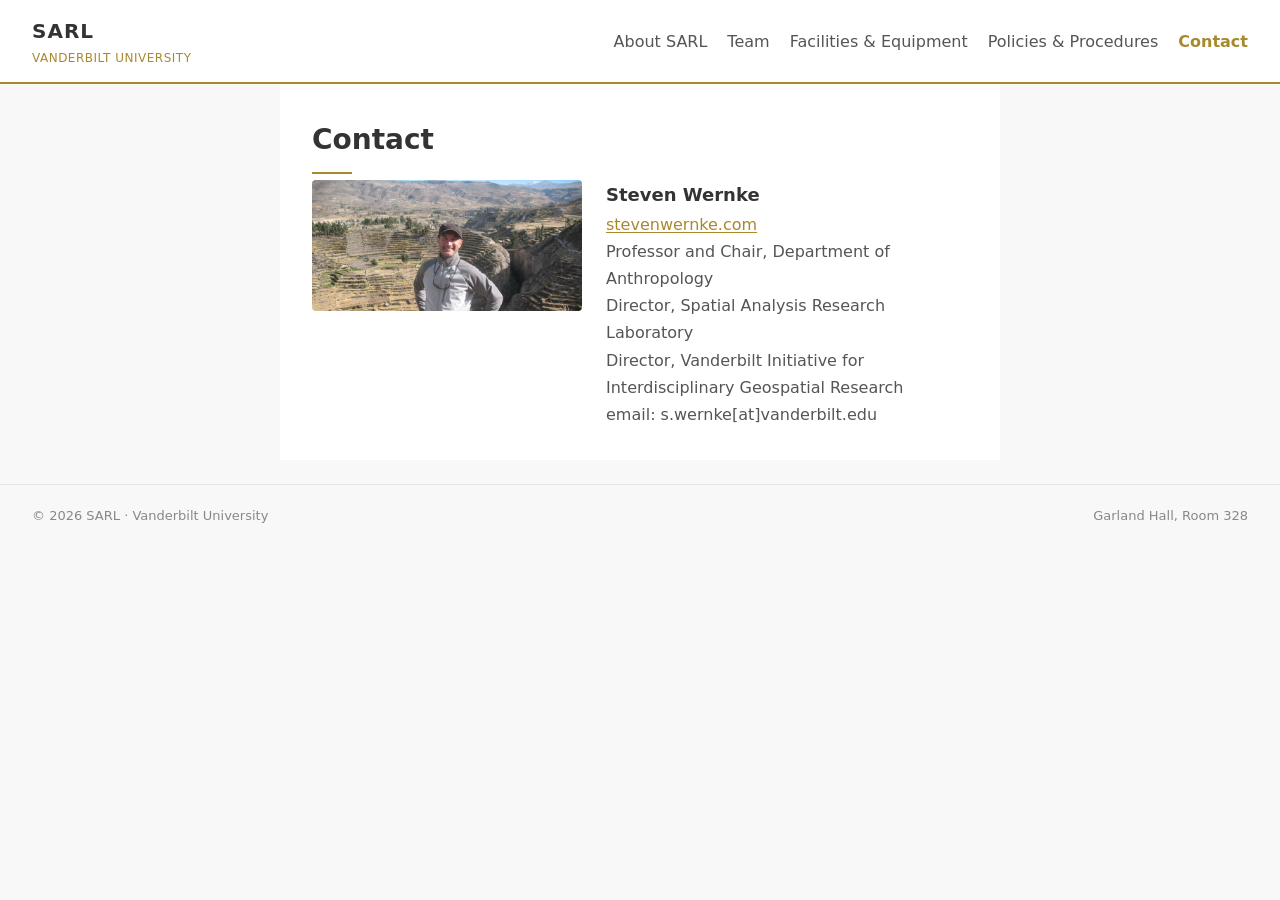
<file: contact.html>
<!DOCTYPE html>
<html lang="en">
<head>
  <meta charset="UTF-8">
  <meta name="viewport" content="width=device-width, initial-scale=1.0">
  <title>Contact — SARL</title>
  <link rel="stylesheet" href="css/style.css">
</head>
<body>
  <header>
    <nav class="site-nav">
      <a href="index.html" class="logo">
        <span class="logo-name">SARL</span>
        <span class="logo-sub">VANDERBILT UNIVERSITY</span>
      </a>
      <button class="hamburger" aria-label="Toggle navigation">
        <span></span><span></span><span></span>
      </button>
      <ul class="nav-links">
        <li><a href="index.html">About SARL</a></li>
        <li><a href="team.html">Team</a></li>
        <li><a href="facilities.html">Facilities &amp; Equipment</a></li>
        <li><a href="policies.html">Policies &amp; Procedures</a></li>
        <li><a href="contact.html" class="active">Contact</a></li>
      </ul>
    </nav>
  </header>

  <main class="content">
    <h1 class="page-title">Contact</h1>

    <div class="contact-card">
      <img class="contact-photo" src="images/team/wernke-contact.png" alt="Steven Wernke">
      <div>
        <div class="profile-name">Steven Wernke</div>
        <p><a href="http://stevenwernke.com" target="_blank" rel="noreferrer noopener">stevenwernke.com</a></p>
        <p>Professor and Chair, Department of Anthropology</p>
        <p>Director, Spatial Analysis Research Laboratory</p>
        <p>Director, Vanderbilt Initiative for Interdisciplinary Geospatial Research</p>
        <p>email: s.wernke[at]vanderbilt.edu</p>
      </div>
    </div>
  </main>

  <footer class="site-footer">
    <span>&copy; 2026 SARL · Vanderbilt University</span>
    <span>Garland Hall, Room 328</span>
  </footer>

  <script src="js/nav.js"></script>
</body>
</html>
</file>
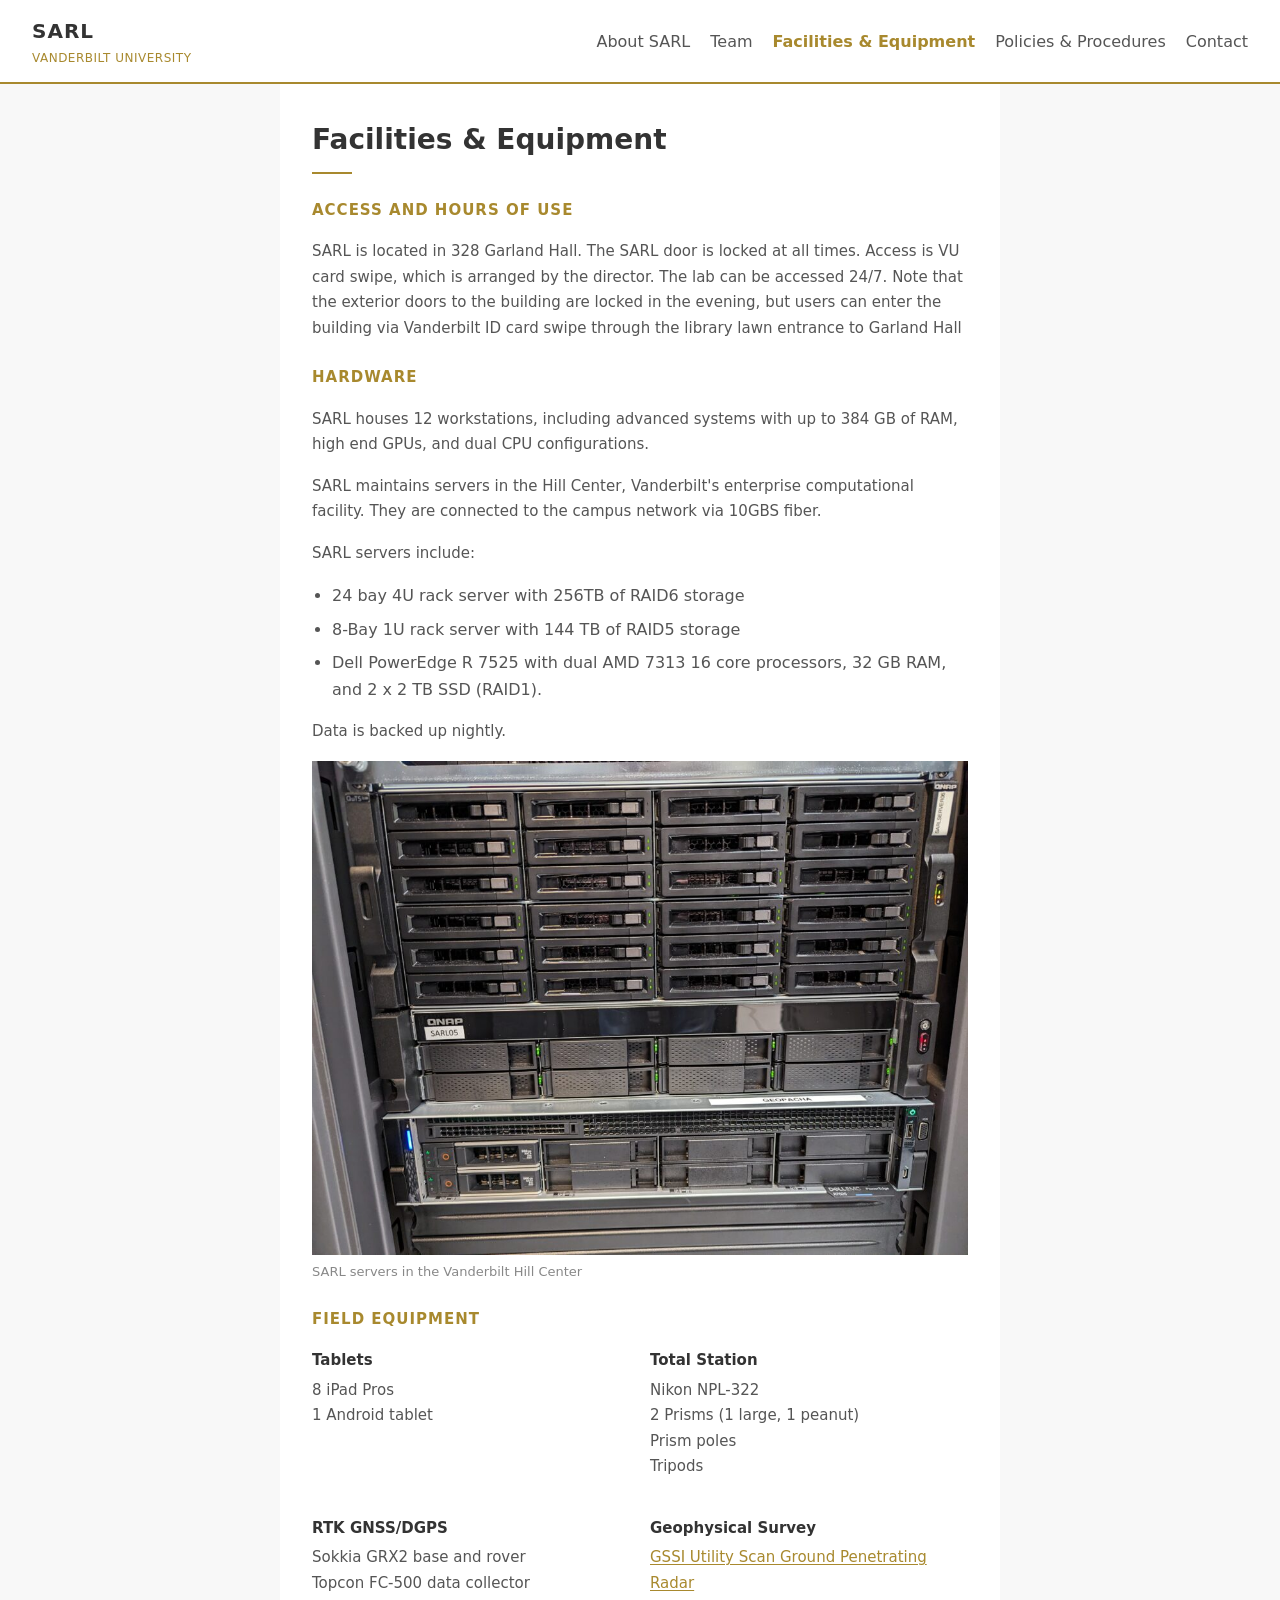
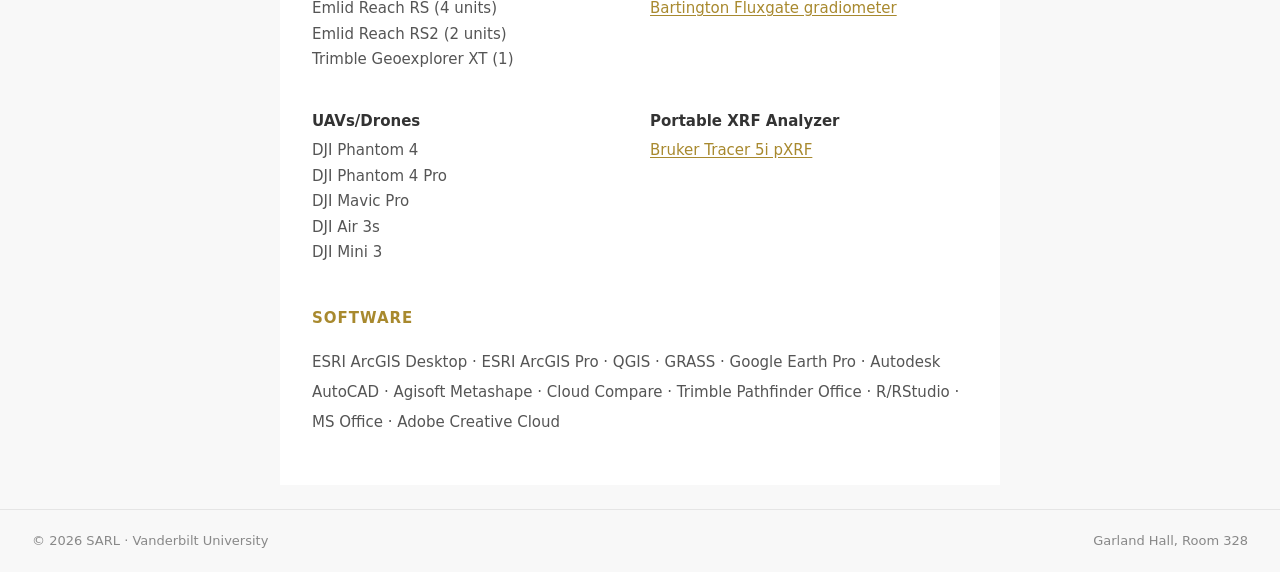
<file: facilities.html>
<!DOCTYPE html>
<html lang="en">
<head>
  <meta charset="UTF-8">
  <meta name="viewport" content="width=device-width, initial-scale=1.0">
  <title>Facilities &amp; Equipment — SARL</title>
  <link rel="stylesheet" href="css/style.css">
</head>
<body>
  <header>
    <nav class="site-nav">
      <a href="index.html" class="logo">
        <span class="logo-name">SARL</span>
        <span class="logo-sub">VANDERBILT UNIVERSITY</span>
      </a>
      <button class="hamburger" aria-label="Toggle navigation">
        <span></span><span></span><span></span>
      </button>
      <ul class="nav-links">
        <li><a href="index.html">About SARL</a></li>
        <li><a href="team.html">Team</a></li>
        <li><a href="facilities.html" class="active">Facilities &amp; Equipment</a></li>
        <li><a href="policies.html">Policies &amp; Procedures</a></li>
        <li><a href="contact.html">Contact</a></li>
      </ul>
    </nav>
  </header>

  <main class="content">
    <h1 class="page-title">Facilities &amp; Equipment</h1>

    <section>
      <h2 class="section-label">Access and Hours of Use</h2>
      <p>SARL is located in 328 Garland Hall. The SARL door is locked at all times. Access is VU card swipe, which is arranged by the director. The lab can be accessed 24/7. Note that the exterior doors to the building are locked in the evening, but users can enter the building via Vanderbilt ID card swipe through the library lawn entrance to Garland Hall</p>
    </section>

    <section>
      <h2 class="section-label">Hardware</h2>

      <p>SARL houses 12 workstations, including advanced systems with up to 384 GB of RAM, high end GPUs, and dual CPU configurations.</p>

      <p>SARL maintains servers in the Hill Center, Vanderbilt's enterprise computational facility. They are connected to the campus network via 10GBS fiber.</p>

      <p>SARL servers include:</p>
      <ul>
        <li>24 bay 4U rack server with 256TB of RAID6 storage</li>
        <li>8-Bay 1U rack server with 144 TB of RAID5 storage</li>
        <li>Dell PowerEdge R 7525 with dual AMD 7313 16 core processors, 32 GB RAM, and 2 x 2 TB SSD (RAID1).</li>
      </ul>

      <p>Data is backed up nightly.</p>

      <figure class="facility-figure">
        <img src="images/facilities/servers.jpg" alt="SARL servers in the Hill Center at Vanderbilt University">
        <figcaption>SARL servers in the Vanderbilt Hill Center</figcaption>
      </figure>
    </section>

    <section>
      <h2 class="section-label">Field Equipment</h2>

      <div class="equipment-grid">
        <div class="equipment-item">
          <h3>Tablets</h3>
          <p>8 iPad Pros<br>1 Android tablet</p>
        </div>

        <div class="equipment-item">
          <h3>Total Station</h3>
          <p>Nikon NPL-322<br>2 Prisms (1 large, 1 peanut)<br>Prism poles<br>Tripods</p>
        </div>

        <div class="equipment-item">
          <h3>RTK GNSS/DGPS</h3>
          <p>Sokkia GRX2 base and rover<br>Topcon FC-500 data collector<br>Emlid Reach RS (4 units)<br>Emlid Reach RS2 (2 units)<br>Trimble Geoexplorer XT (1)</p>
        </div>

        <div class="equipment-item">
          <h3>Geophysical Survey</h3>
          <p><a href="https://www.geophysical.com/products/utilityscan" target="_blank" rel="noreferrer noopener">GSSI Utility Scan Ground Penetrating Radar</a><br><a href="https://www.bartington.com/grad601/" target="_blank" rel="noreferrer noopener">Bartington Fluxgate gradiometer</a></p>
        </div>

        <div class="equipment-item">
          <h3>UAVs/Drones</h3>
          <p>DJI Phantom 4<br>DJI Phantom 4 Pro<br>DJI Mavic Pro<br>DJI Air 3s<br>DJI Mini 3</p>
        </div>

        <div class="equipment-item">
          <h3>Portable XRF Analyzer</h3>
          <p><a href="https://www.bruker.com/products/x-ray-diffraction-and-elemental-analysis/handheld-xrf/tracer-5-family/overview.html" target="_blank" rel="noreferrer noopener">Bruker Tracer 5i pXRF</a></p>
        </div>
      </div>
    </section>

    <section>
      <h2 class="section-label">Software</h2>
      <p class="software-list">ESRI ArcGIS Desktop · ESRI ArcGIS Pro · QGIS · GRASS · Google Earth Pro · Autodesk AutoCAD · Agisoft Metashape · Cloud Compare · Trimble Pathfinder Office · R/RStudio · MS Office · Adobe Creative Cloud</p>
    </section>
  </main>

  <footer class="site-footer">
    <span>&copy; 2026 SARL · Vanderbilt University</span>
    <span>Garland Hall, Room 328</span>
  </footer>
  <script src="js/nav.js"></script>
</body>
</html>
</file>
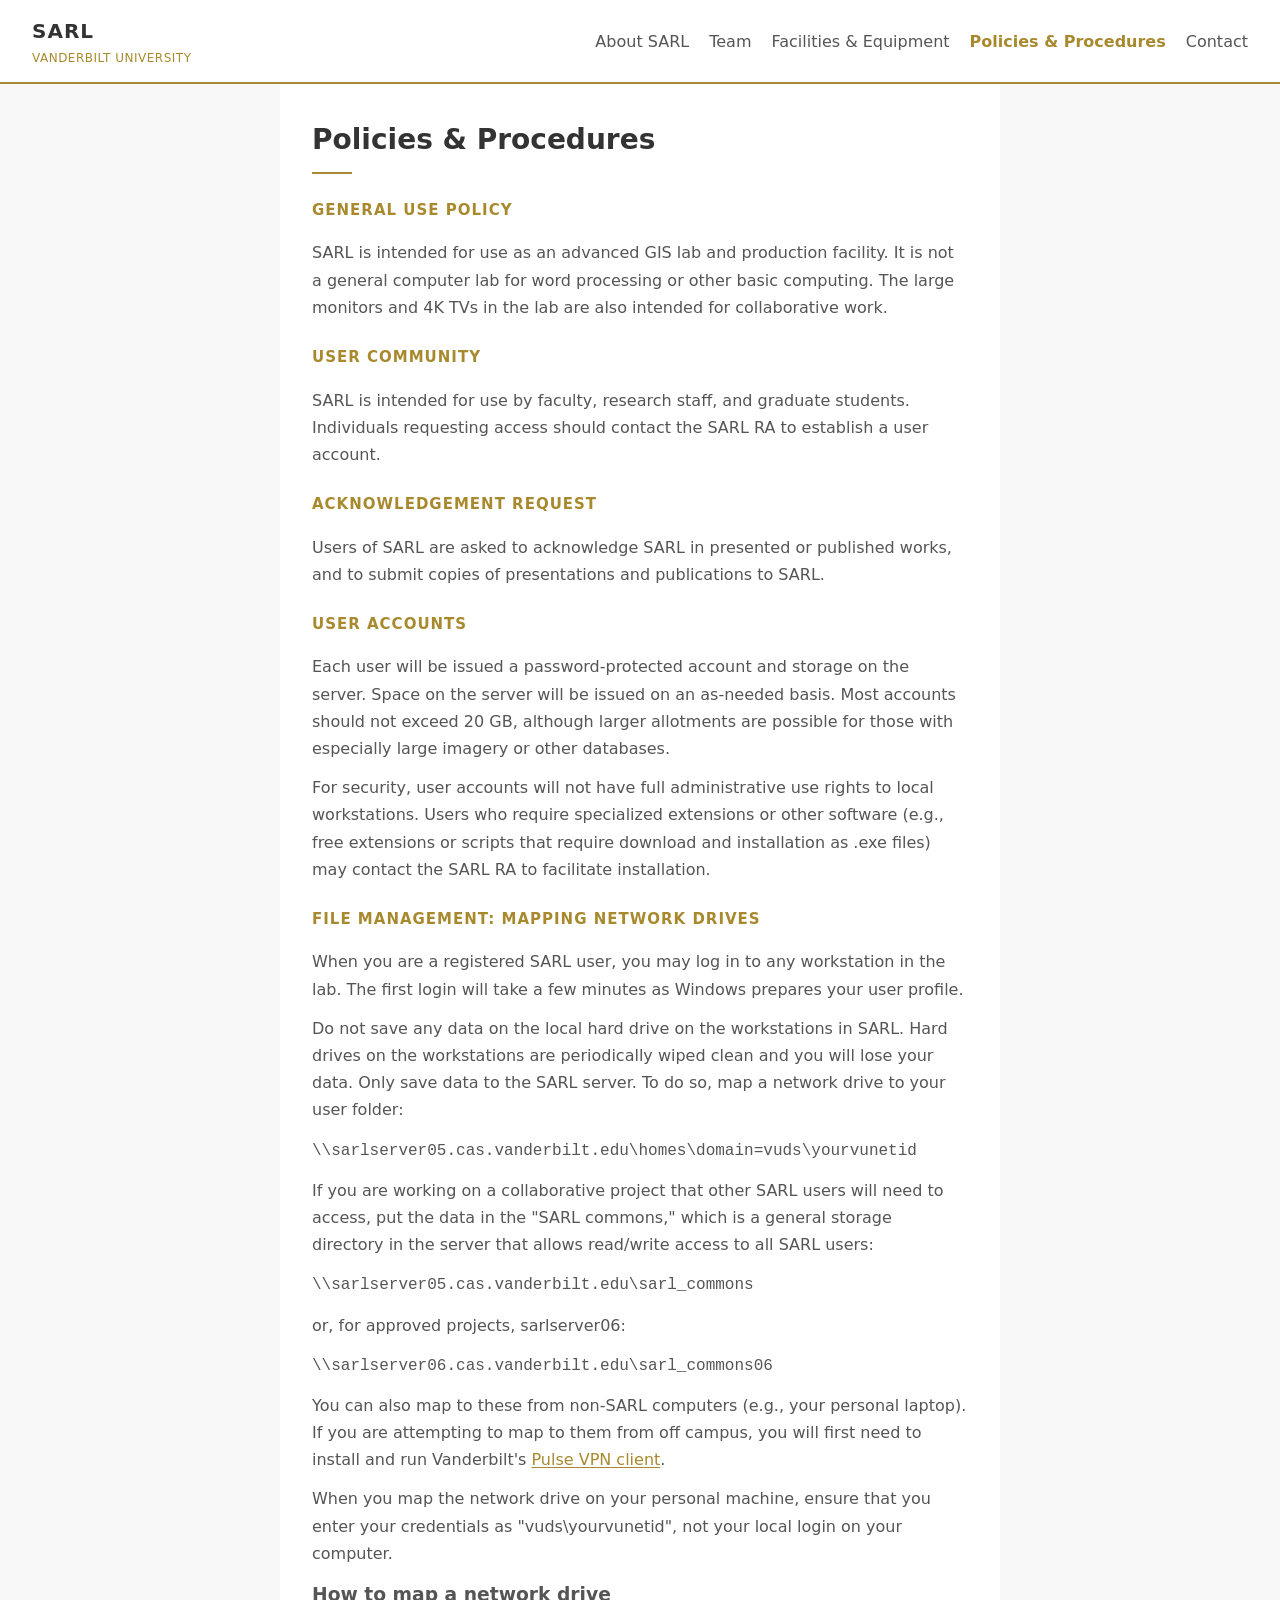
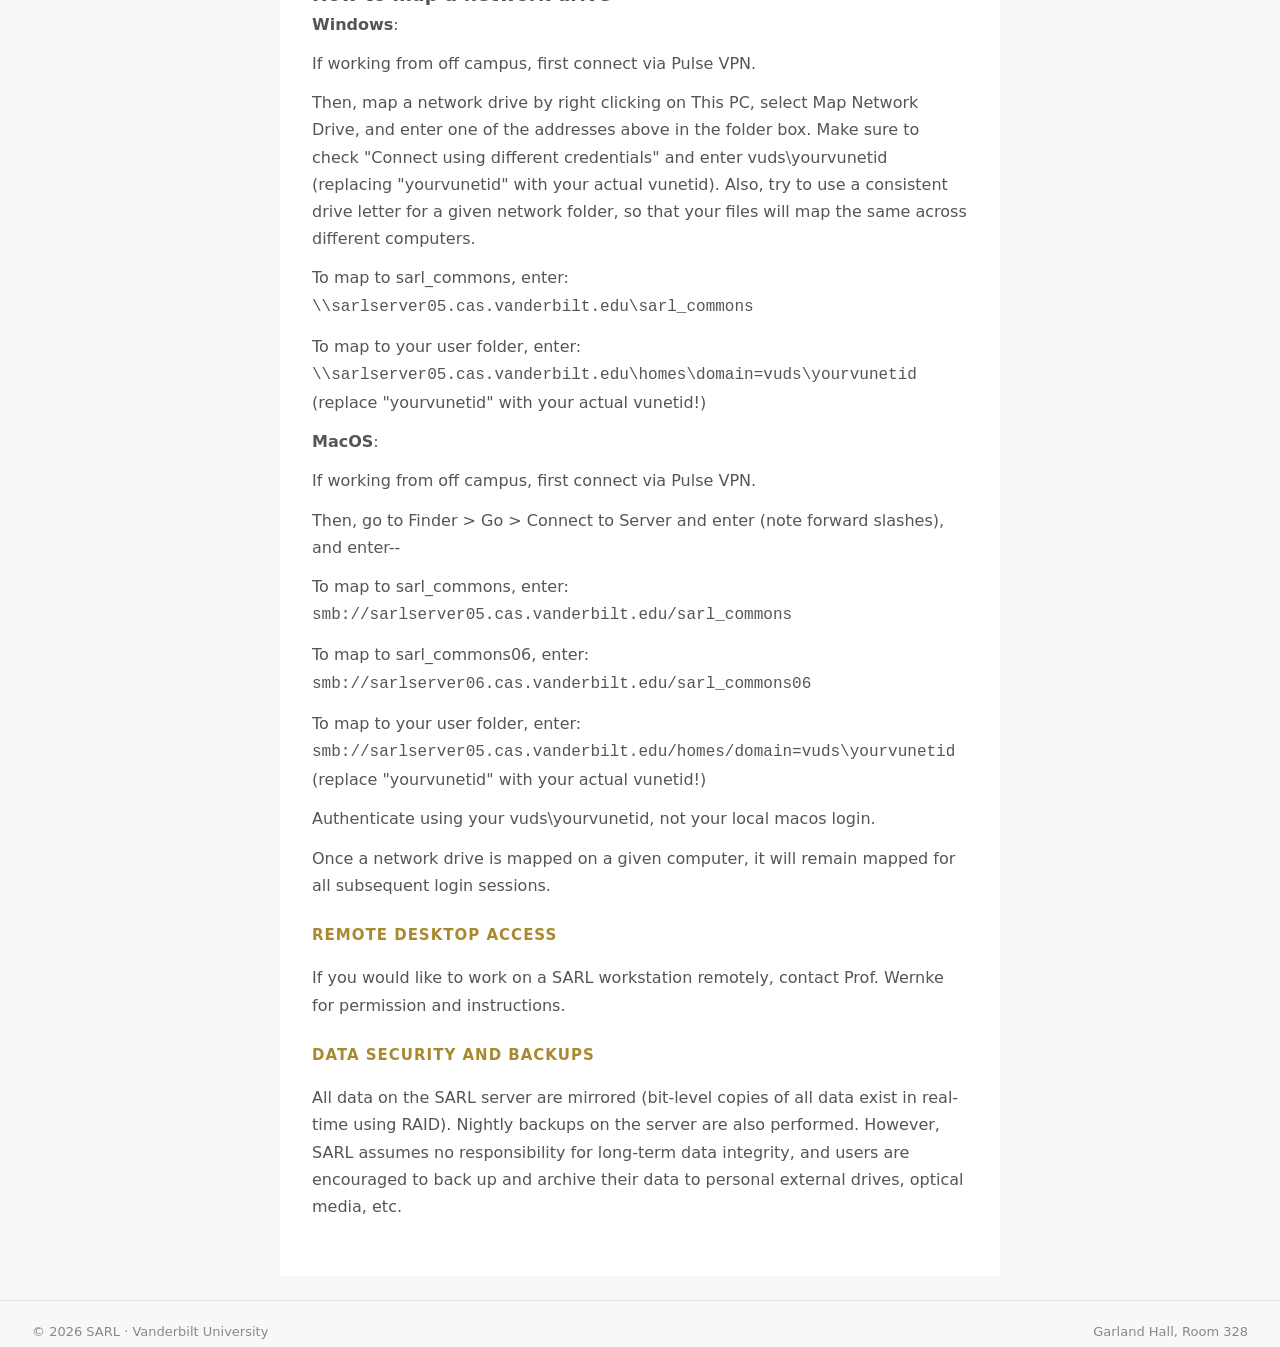
<file: policies.html>
<!DOCTYPE html>
<html lang="en">
<head>
  <meta charset="UTF-8">
  <meta name="viewport" content="width=device-width, initial-scale=1.0">
  <title>Policies &amp; Procedures — SARL</title>
  <link rel="stylesheet" href="css/style.css">
</head>
<body>
  <header>
    <nav class="site-nav">
      <a href="index.html" class="logo">
        <span class="logo-name">SARL</span>
        <span class="logo-sub">VANDERBILT UNIVERSITY</span>
      </a>
      <button class="hamburger" aria-label="Toggle navigation">
        <span></span><span></span><span></span>
      </button>
      <ul class="nav-links">
        <li><a href="index.html">About SARL</a></li>
        <li><a href="team.html">Team</a></li>
        <li><a href="facilities.html">Facilities &amp; Equipment</a></li>
        <li><a href="policies.html" class="active">Policies &amp; Procedures</a></li>
        <li><a href="contact.html">Contact</a></li>
      </ul>
    </nav>
  </header>

  <main class="content">
    <h1 class="page-title">Policies &amp; Procedures</h1>

    <div class="policy-section">
      <h2 class="section-label">General Use Policy</h2>
      <p>SARL is intended for use as an advanced GIS lab and production facility. It is not a general computer lab for word processing or other basic computing. The large monitors and 4K TVs in the lab are also intended for collaborative work.</p>
    </div>

    <div class="policy-section">
      <h2 class="section-label">User Community</h2>
      <p>SARL is intended for use by faculty, research staff, and graduate students. Individuals requesting access should contact the SARL RA to establish a user account.</p>
    </div>

    <div class="policy-section">
      <h2 class="section-label">Acknowledgement Request</h2>
      <p>Users of SARL are asked to acknowledge SARL in presented or published works, and to submit copies of presentations and publications to SARL.</p>
    </div>

    <div class="policy-section">
      <h2 class="section-label">User Accounts</h2>
      <p>Each user will be issued a password-protected account and storage on the server. Space on the server will be issued on an as-needed basis. Most accounts should not exceed 20 GB, although larger allotments are possible for those with especially large imagery or other databases.</p>
      <p>For security, user accounts will not have full administrative use rights to local workstations. Users who require specialized extensions or other software (e.g., free extensions or scripts that require download and installation as .exe files) may contact the SARL RA to facilitate installation.</p>
    </div>

    <div class="policy-section">
      <h2 class="section-label">File Management: Mapping Network Drives</h2>
      <p>When you are a registered SARL user, you may log in to any workstation in the lab. The first login will take a few minutes as Windows prepares your user profile.</p>
      <p>Do not save any data on the local hard drive on the workstations in SARL. Hard drives on the workstations are periodically wiped clean and you will lose your data. Only save data to the SARL server. To do so, map a network drive to your user folder:</p>
      <p><code>\\sarlserver05.cas.vanderbilt.edu\homes\domain=vuds\yourvunetid</code></p>
      <p>If you are working on a collaborative project that other SARL users will need to access, put the data in the "SARL commons," which is a general storage directory in the server that allows read/write access to all SARL users:</p>
      <p><code>\\sarlserver05.cas.vanderbilt.edu\sarl_commons</code></p>
      <p>or, for approved projects, sarlserver06:</p>
      <p><code>\\sarlserver06.cas.vanderbilt.edu\sarl_commons06</code></p>
      <p>You can also map to these from non-SARL computers (e.g., your personal laptop). If you are attempting to map to them from off campus, you will first need to install and run Vanderbilt's <a rel="noreferrer noopener" href="https://it.vanderbilt.edu/services/catalog/end-point_computing/network_access/remote-access/index.php" target="_blank">Pulse VPN client</a>.</p>
      <p>When you map the network drive on your personal machine, ensure that you enter your credentials as "vuds\yourvunetid", not your local login on your computer.</p>

      <h3>How to map a network drive</h3>
      <p><strong>Windows</strong>:</p>
      <p>If working from off campus, first connect via Pulse VPN.</p>
      <p>Then, map a network drive by right clicking on This PC, select Map Network Drive, and enter one of the addresses above in the folder box. Make sure to check "Connect using different credentials" and enter vuds\yourvunetid (replacing "yourvunetid" with your actual vunetid). Also, try to use a consistent drive letter for a given network folder, so that your files will map the same across different computers.</p>
      <p>To map to sarl_commons, enter: <code>\\sarlserver05.cas.vanderbilt.edu\sarl_commons</code></p>
      <p>To map to your user folder, enter: <code>\\sarlserver05.cas.vanderbilt.edu\homes\domain=vuds\yourvunetid</code> (replace "yourvunetid" with your actual vunetid!)</p>
      <p><strong>MacOS</strong>:</p>
      <p>If working from off campus, first connect via Pulse VPN.</p>
      <p>Then, go to Finder &gt; Go &gt; Connect to Server and enter (note forward slashes), and enter--</p>
      <p>To map to sarl_commons, enter: <code>smb://sarlserver05.cas.vanderbilt.edu/sarl_commons</code></p>
      <p>To map to sarl_commons06, enter: <code>smb://sarlserver06.cas.vanderbilt.edu/sarl_commons06</code></p>
      <p>To map to your user folder, enter: <code>smb://sarlserver05.cas.vanderbilt.edu/homes/domain=vuds\yourvunetid</code> (replace "yourvunetid" with your actual vunetid!)</p>
      <p>Authenticate using your vuds\yourvunetid, not your local macos login.</p>
      <p>Once a network drive is mapped on a given computer, it will remain mapped for all subsequent login sessions.</p>
    </div>

    <div class="policy-section">
      <h2 class="section-label">Remote Desktop Access</h2>
      <p>If you would like to work on a SARL workstation remotely, contact Prof. Wernke for permission and instructions.</p>
    </div>

    <div class="policy-section">
      <h2 class="section-label">Data Security and Backups</h2>
      <p>All data on the SARL server are mirrored (bit-level copies of all data exist in real-time using RAID). Nightly backups on the server are also performed. However, SARL assumes no responsibility for long-term data integrity, and users are encouraged to back up and archive their data to personal external drives, optical media, etc.</p>
    </div>
  </main>

  <footer class="site-footer">
    <span>&copy; 2026 SARL · Vanderbilt University</span>
    <span>Garland Hall, Room 328</span>
  </footer>
  <script src="js/nav.js"></script>
</body>
</html>
</file>
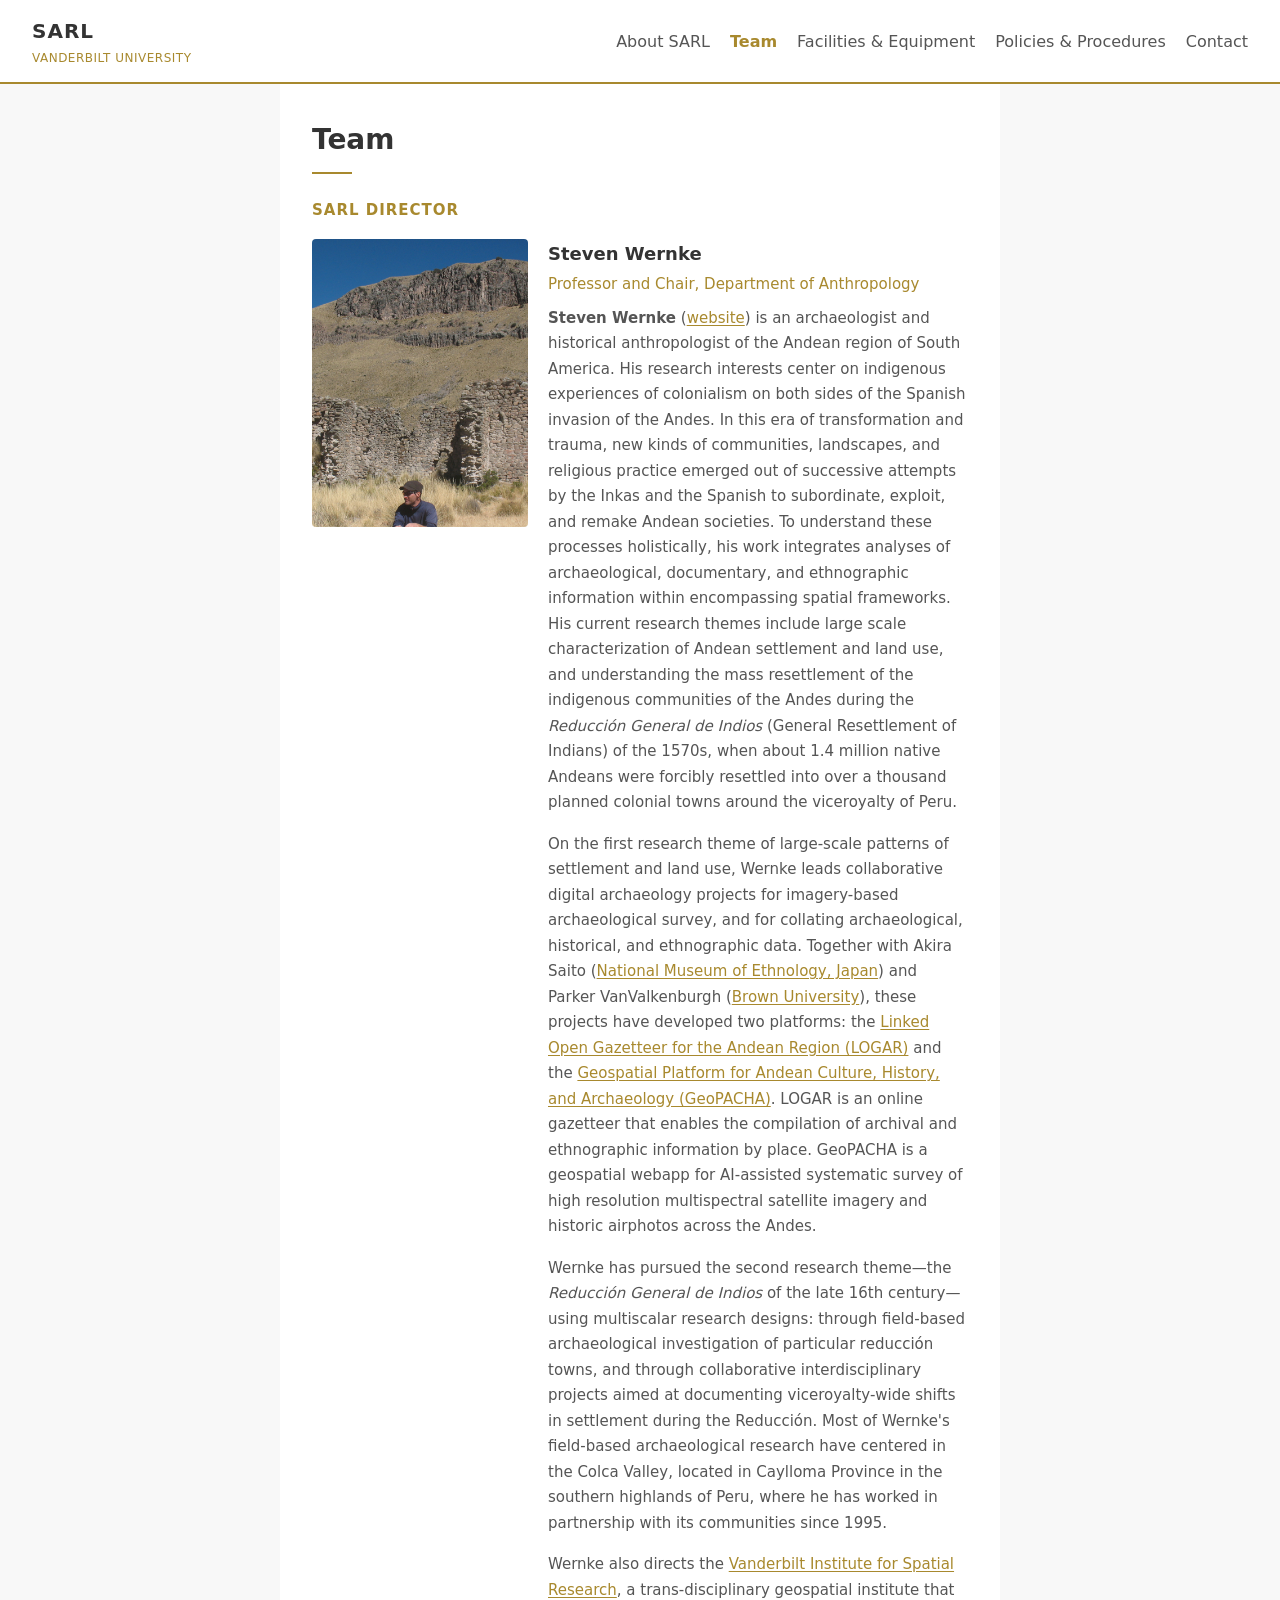
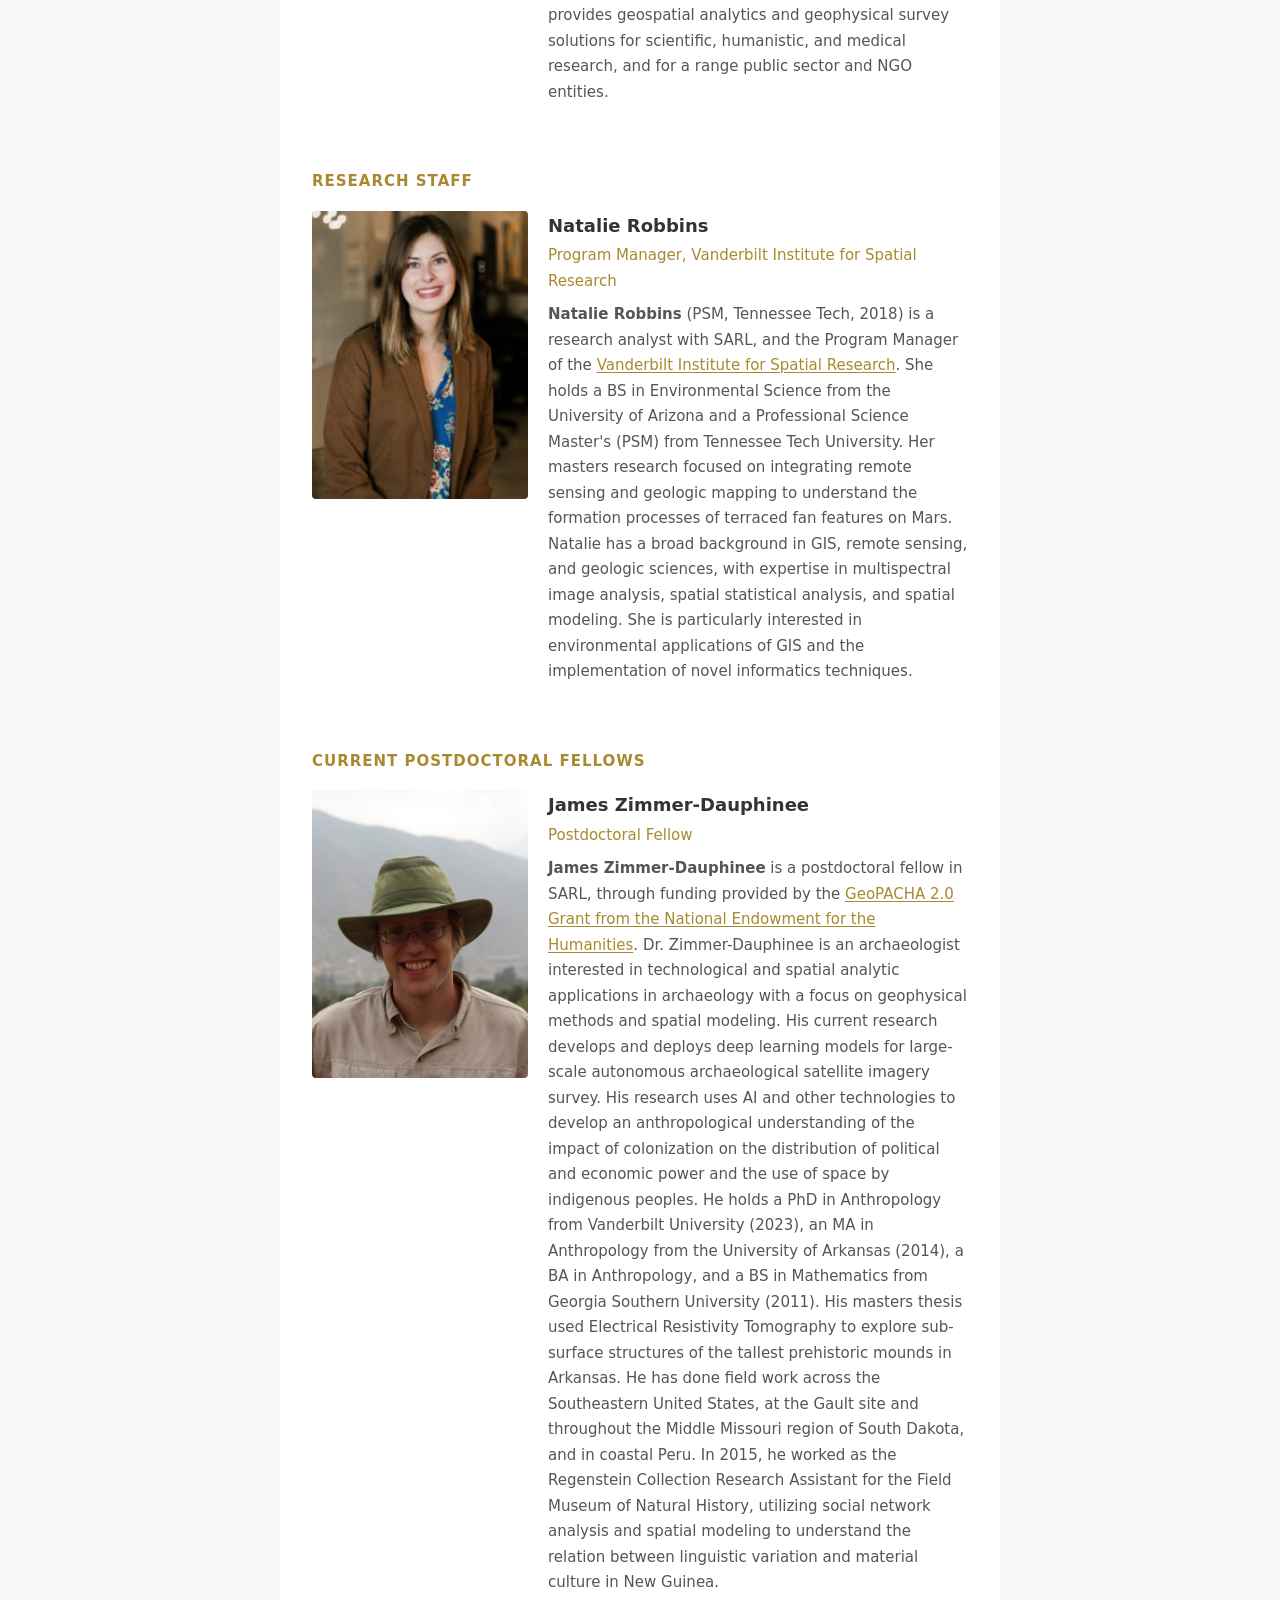
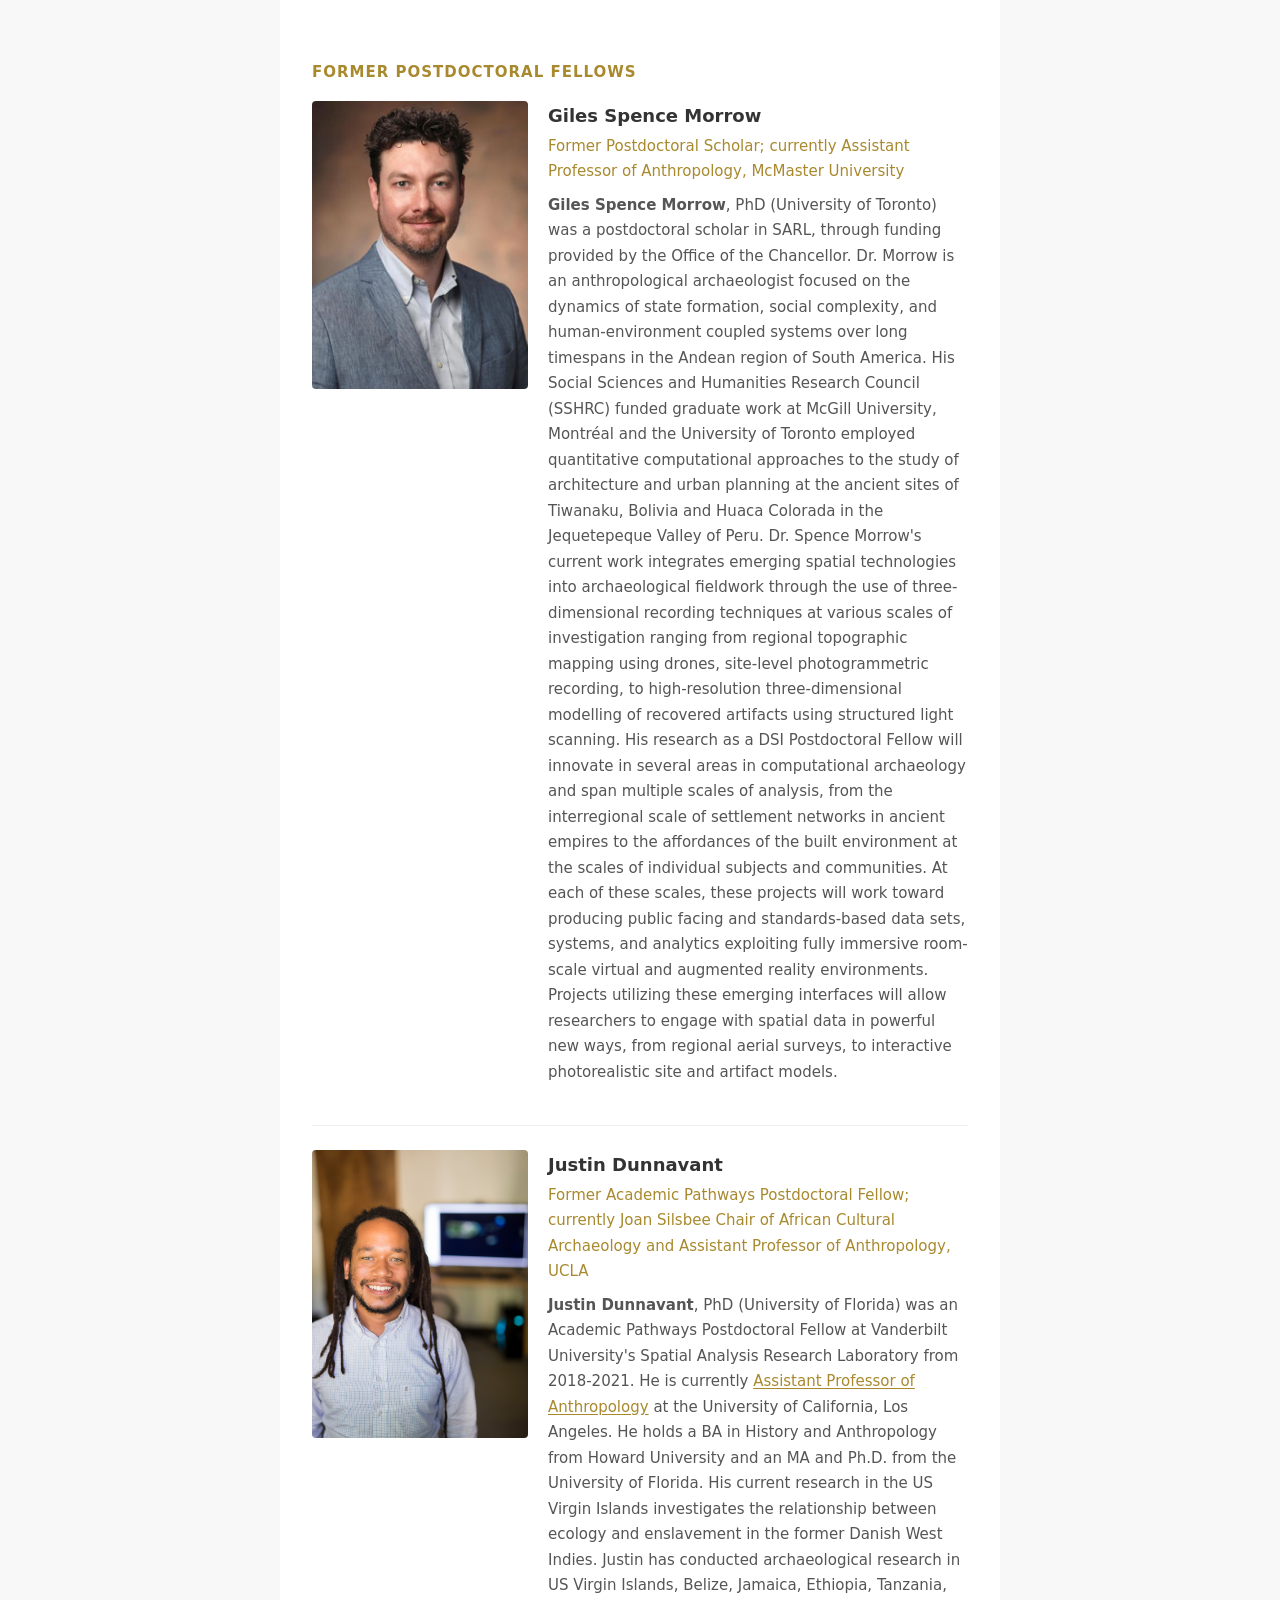
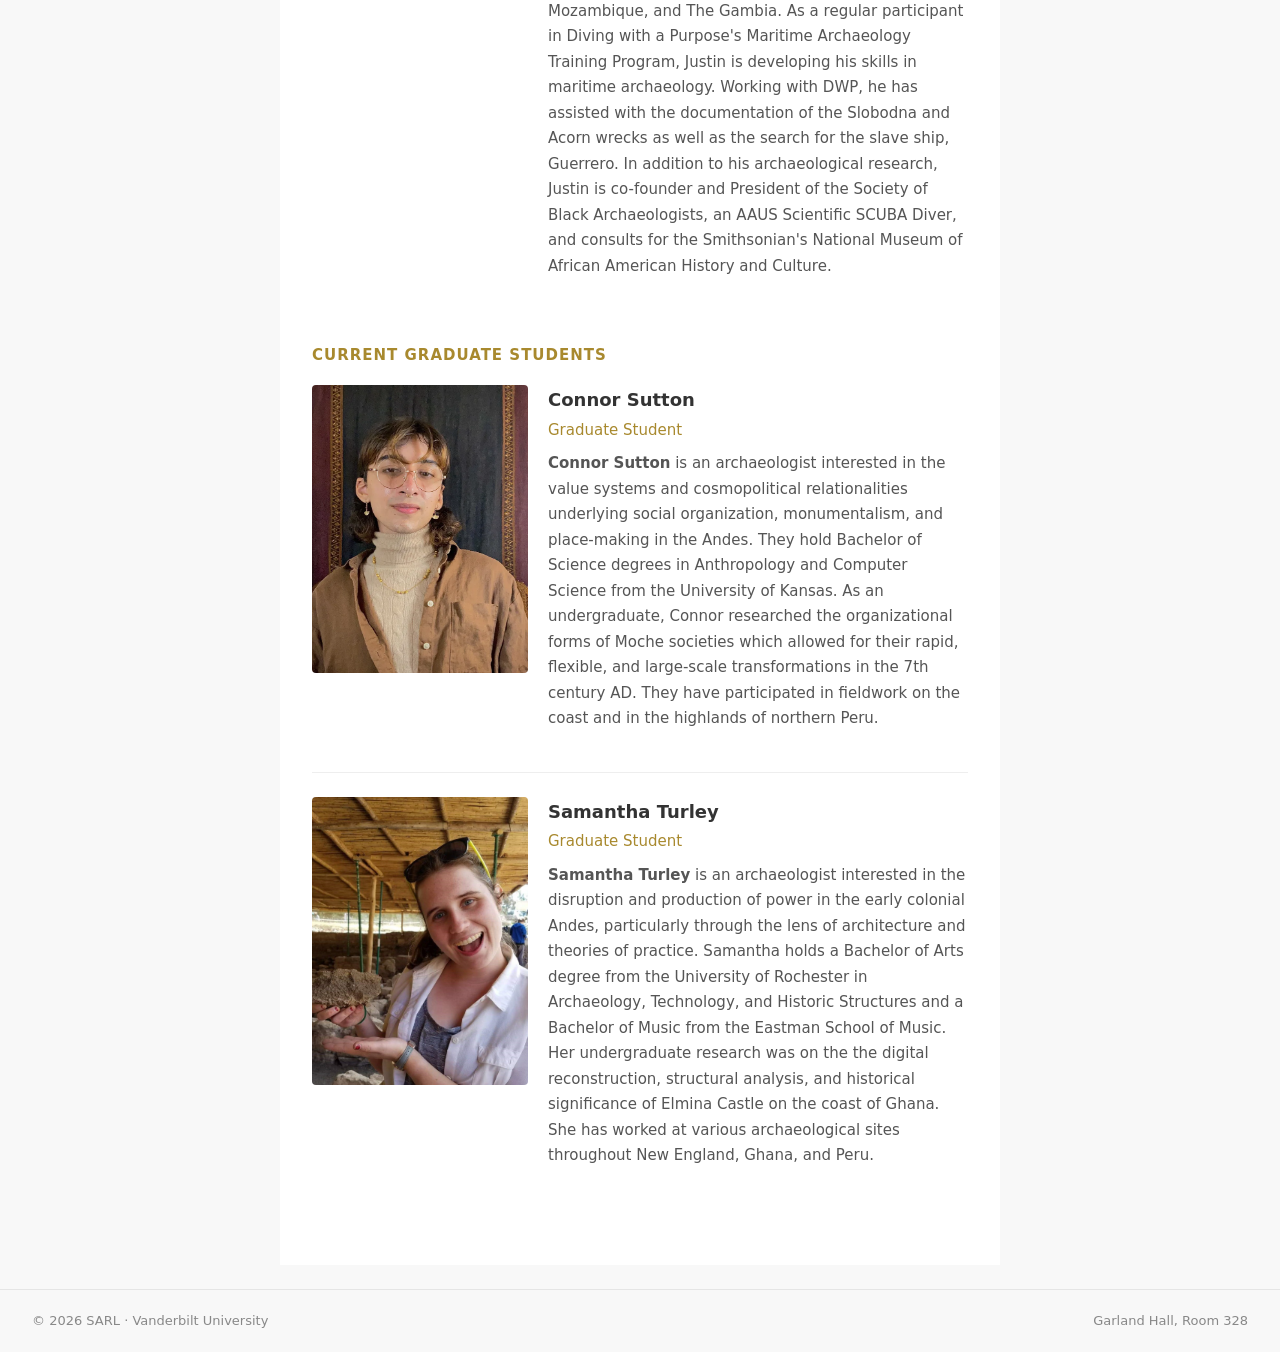
<file: team.html>
<!DOCTYPE html>
<html lang="en">
<head>
  <meta charset="UTF-8">
  <meta name="viewport" content="width=device-width, initial-scale=1.0">
  <title>Team — SARL</title>
  <link rel="stylesheet" href="css/style.css">
</head>
<body>
  <header>
    <nav class="site-nav">
      <a href="index.html" class="logo">
        <span class="logo-name">SARL</span>
        <span class="logo-sub">VANDERBILT UNIVERSITY</span>
      </a>
      <button class="hamburger" aria-label="Toggle navigation">
        <span></span><span></span><span></span>
      </button>
      <ul class="nav-links">
        <li><a href="index.html">About SARL</a></li>
        <li><a href="team.html" class="active">Team</a></li>
        <li><a href="facilities.html">Facilities &amp; Equipment</a></li>
        <li><a href="policies.html">Policies &amp; Procedures</a></li>
        <li><a href="contact.html">Contact</a></li>
      </ul>
    </nav>
  </header>

  <main class="content">
    <h1 class="page-title">Team</h1>

    <section>
      <h2 class="section-label">SARL Director</h2>
      <div class="profile" id="steven-wernke">
        <img class="profile-photo" src="images/team/wernke.png" alt="Steven Wernke">
        <div>
          <div class="profile-name">Steven Wernke <a class="profile-anchor" href="#steven-wernke" aria-label="Link to Steven Wernke's profile">#</a></div>
          <div class="profile-title">Professor and Chair, Department of Anthropology</div>
          <div class="profile-bio">
            <p><strong>Steven Wernke</strong> (<a href="http://stevenwernke.com" target="_blank" rel="noreferrer noopener">website</a>) is an archaeologist and historical anthropologist of the Andean region of South America. His research interests center on indigenous experiences of colonialism on both sides of the Spanish invasion of the Andes. In this era of transformation and trauma, new kinds of communities, landscapes, and religious practice emerged out of successive attempts by the Inkas and the Spanish to subordinate, exploit, and remake Andean societies. To understand these processes holistically, his work integrates analyses of archaeological, documentary, and ethnographic information within encompassing spatial frameworks. His current research themes include large scale characterization of Andean settlement and land use, and understanding the mass resettlement of the indigenous communities of the Andes during the <em>Reducción General de Indios</em> (General Resettlement of Indians) of the 1570s, when about 1.4 million native Andeans were forcibly resettled into over a thousand planned colonial towns around the viceroyalty of Peru.</p>
            <p>On the first research theme of large-scale patterns of settlement and land use, Wernke leads collaborative digital archaeology projects for imagery-based archaeological survey, and for collating archaeological, historical, and ethnographic data. Together with Akira Saito (<a href="https://www.minpaku.ac.jp/english" target="_blank" rel="noreferrer noopener">National Museum of Ethnology, Japan</a>) and Parker VanValkenburgh (<a href="https://browndigitalarch.wordpress.com/" target="_blank" rel="noreferrer noopener">Brown University</a>), these projects have developed two platforms: the <a href="http://logarandes.org/" target="_blank" rel="noreferrer noopener">Linked Open Gazetteer for the Andean Region (LOGAR)</a> and the <a href="https://geopacha.org/" target="_blank" rel="noreferrer noopener">Geospatial Platform for Andean Culture, History, and Archaeology (GeoPACHA)</a>. LOGAR is an online gazetteer that enables the compilation of archival and ethnographic information by place. GeoPACHA is a geospatial webapp for AI-assisted systematic survey of high resolution multispectral satellite imagery and historic airphotos across the Andes.</p>
            <p>Wernke has pursued the second research theme—the <em>Reducción General de Indios</em> of the late 16th century—using multiscalar research designs: through field-based archaeological investigation of particular reducción towns, and through collaborative interdisciplinary projects aimed at documenting viceroyalty-wide shifts in settlement during the Reducción. Most of Wernke's field-based archaeological research have centered in the Colca Valley, located in Caylloma Province in the southern highlands of Peru, where he has worked in partnership with its communities since 1995.</p>
            <p>Wernke also directs the <a href="https://geospatial-consulting-vanderbilt.hub.arcgis.com/" target="_blank" rel="noreferrer noopener">Vanderbilt Institute for Spatial Research</a>, a trans-disciplinary geospatial institute that provides geospatial analytics and geophysical survey solutions for scientific, humanistic, and medical research, and for a range public sector and NGO entities.</p>
          </div>
        </div>
      </div>
    </section>

    <section>
      <h2 class="section-label">Research Staff</h2>
      <div class="profile" id="natalie-robbins">
        <img class="profile-photo" src="images/team/robbins.jpg" alt="Natalie Robbins">
        <div>
          <div class="profile-name">Natalie Robbins <a class="profile-anchor" href="#natalie-robbins" aria-label="Link to Natalie Robbins's profile">#</a></div>
          <div class="profile-title">Program Manager, Vanderbilt Institute for Spatial Research</div>
          <div class="profile-bio">
            <p><strong>Natalie Robbins</strong> (PSM, Tennessee Tech, 2018) is a research analyst with SARL, and the Program Manager of the <a href="https://geospatial-consulting-vanderbilt.hub.arcgis.com/" target="_blank" rel="noreferrer noopener">Vanderbilt Institute for Spatial Research</a>. She holds a BS in Environmental Science from the University of Arizona and a Professional Science Master's (PSM) from Tennessee Tech University. Her masters research focused on integrating remote sensing and geologic mapping to understand the formation processes of terraced fan features on Mars. Natalie has a broad background in GIS, remote sensing, and geologic sciences, with expertise in multispectral image analysis, spatial statistical analysis, and spatial modeling. She is particularly interested in environmental applications of GIS and the implementation of novel informatics techniques.</p>
          </div>
        </div>
      </div>
    </section>

    <section>
      <h2 class="section-label">Current Postdoctoral Fellows</h2>
      <div class="profile" id="james-zimmer-dauphinee">
        <img class="profile-photo" src="images/team/zimmer-dauphinee.jpg" alt="James Zimmer-Dauphinee">
        <div>
          <div class="profile-name">James Zimmer-Dauphinee <a class="profile-anchor" href="#james-zimmer-dauphinee" aria-label="Link to James Zimmer-Dauphinee's profile">#</a></div>
          <div class="profile-title">Postdoctoral Fellow</div>
          <div class="profile-bio">
            <p><strong>James Zimmer-Dauphinee</strong> is a postdoctoral fellow in SARL, through funding provided by the <a href="https://www.neh.gov/blog/announcing-new-odh-awards-august-2023" target="_blank" rel="noreferrer noopener">GeoPACHA 2.0 Grant from the National Endowment for the Humanities</a>. Dr. Zimmer-Dauphinee is an archaeologist interested in technological and spatial analytic applications in archaeology with a focus on geophysical methods and spatial modeling. His current research develops and deploys deep learning models for large-scale autonomous archaeological satellite imagery survey. His research uses AI and other technologies to develop an anthropological understanding of the impact of colonization on the distribution of political and economic power and the use of space by indigenous peoples. He holds a PhD in Anthropology from Vanderbilt University (2023), an MA in Anthropology from the University of Arkansas (2014), a BA in Anthropology, and a BS in Mathematics from Georgia Southern University (2011). His masters thesis used Electrical Resistivity Tomography to explore sub-surface structures of the tallest prehistoric mounds in Arkansas. He has done field work across the Southeastern United States, at the Gault site and throughout the Middle Missouri region of South Dakota, and in coastal Peru. In 2015, he worked as the Regenstein Collection Research Assistant for the Field Museum of Natural History, utilizing social network analysis and spatial modeling to understand the relation between linguistic variation and material culture in New Guinea.</p>
          </div>
        </div>
      </div>
    </section>

    <section>
      <h2 class="section-label">Former Postdoctoral Fellows</h2>
      <div class="profile" id="giles-spence-morrow">
        <img class="profile-photo" src="images/team/giles-spence-morrow.jpg" alt="Giles Spence Morrow">
        <div>
          <div class="profile-name">Giles Spence Morrow <a class="profile-anchor" href="#giles-spence-morrow" aria-label="Link to Giles Spence Morrow's profile">#</a></div>
          <div class="profile-title">Former Postdoctoral Scholar; currently Assistant Professor of Anthropology, McMaster University</div>
          <div class="profile-bio">
            <p><strong>Giles Spence Morrow</strong>, PhD (University of Toronto) was a postdoctoral scholar in SARL, through funding provided by the Office of the Chancellor. Dr. Morrow is an anthropological archaeologist focused on the dynamics of state formation, social complexity, and human-environment coupled systems over long timespans in the Andean region of South America. His Social Sciences and Humanities Research Council (SSHRC) funded graduate work at McGill University, Montréal and the University of Toronto employed quantitative computational approaches to the study of architecture and urban planning at the ancient sites of Tiwanaku, Bolivia and Huaca Colorada in the Jequetepeque Valley of Peru. Dr. Spence Morrow's current work integrates emerging spatial technologies into archaeological fieldwork through the use of three-dimensional recording techniques at various scales of investigation ranging from regional topographic mapping using drones, site-level photogrammetric recording, to high-resolution three-dimensional modelling of recovered artifacts using structured light scanning. His research as a DSI Postdoctoral Fellow will innovate in several areas in computational archaeology and span multiple scales of analysis, from the interregional scale of settlement networks in ancient empires to the affordances of the built environment at the scales of individual subjects and communities. At each of these scales, these projects will work toward producing public facing and standards-based data sets, systems, and analytics exploiting fully immersive room-scale virtual and augmented reality environments. Projects utilizing these emerging interfaces will allow researchers to engage with spatial data in powerful new ways, from regional aerial surveys, to interactive photorealistic site and artifact models.</p>
          </div>
        </div>
      </div>
      <div class="profile" id="justin-dunnavant">
        <img class="profile-photo" src="images/team/dunnavant.png" alt="Justin Dunnavant">
        <div>
          <div class="profile-name">Justin Dunnavant <a class="profile-anchor" href="#justin-dunnavant" aria-label="Link to Justin Dunnavant's profile">#</a></div>
          <div class="profile-title">Former Academic Pathways Postdoctoral Fellow; currently Joan Silsbee Chair of African Cultural Archaeology and Assistant Professor of Anthropology, UCLA</div>
          <div class="profile-bio">
            <p><strong>Justin Dunnavant</strong>, PhD (University of Florida) was an Academic Pathways Postdoctoral Fellow at Vanderbilt University's Spatial Analysis Research Laboratory from 2018-2021. He is currently <a href="https://justindunnavant.com/" target="_blank" rel="noreferrer noopener">Assistant Professor of Anthropology</a> at the University of California, Los Angeles. He holds a BA in History and Anthropology from Howard University and an MA and Ph.D. from the University of Florida. His current research in the US Virgin Islands investigates the relationship between ecology and enslavement in the former Danish West Indies. Justin has conducted archaeological research in US Virgin Islands, Belize, Jamaica, Ethiopia, Tanzania, Mozambique, and The Gambia. As a regular participant in Diving with a Purpose's Maritime Archaeology Training Program, Justin is developing his skills in maritime archaeology. Working with DWP, he has assisted with the documentation of the Slobodna and Acorn wrecks as well as the search for the slave ship, Guerrero. In addition to his archaeological research, Justin is co-founder and President of the Society of Black Archaeologists, an AAUS Scientific SCUBA Diver, and consults for the Smithsonian's National Museum of African American History and Culture.</p>
          </div>
        </div>
      </div>
    </section>

    <section>
      <h2 class="section-label">Current Graduate Students</h2>
      <div class="profile" id="connor-sutton">
        <img class="profile-photo" src="images/team/sutton.webp" alt="Connor Sutton">
        <div>
          <div class="profile-name">Connor Sutton <a class="profile-anchor" href="#connor-sutton" aria-label="Link to Connor Sutton's profile">#</a></div>
          <div class="profile-title">Graduate Student</div>
          <div class="profile-bio">
            <p><strong>Connor Sutton</strong> is an archaeologist interested in the value systems and cosmopolitical relationalities underlying social organization, monumentalism, and place-making in the Andes. They hold Bachelor of Science degrees in Anthropology and Computer Science from the University of Kansas. As an undergraduate, Connor researched the organizational forms of Moche societies which allowed for their rapid, flexible, and large-scale transformations in the 7th century AD. They have participated in fieldwork on the coast and in the highlands of northern Peru.</p>
          </div>
        </div>
      </div>
      <div class="profile" id="samantha-turley">
        <img class="profile-photo" src="images/team/turley.jpg" alt="Samantha Turley">
        <div>
          <div class="profile-name">Samantha Turley <a class="profile-anchor" href="#samantha-turley" aria-label="Link to Samantha Turley's profile">#</a></div>
          <div class="profile-title">Graduate Student</div>
          <div class="profile-bio">
            <p><strong>Samantha Turley</strong> is an archaeologist interested in the disruption and production of power in the early colonial Andes, particularly through the lens of architecture and theories of practice. Samantha holds a Bachelor of Arts degree from the University of Rochester in Archaeology, Technology, and Historic Structures and a Bachelor of Music from the Eastman School of Music. Her undergraduate research was on the the digital reconstruction, structural analysis, and historical significance of Elmina Castle on the coast of Ghana. She has worked at various archaeological sites throughout New England, Ghana, and Peru.</p>
          </div>
        </div>
      </div>
    </section>

  </main>

  <footer class="site-footer">
    <span>&copy; 2026 SARL · Vanderbilt University</span>
    <span>Garland Hall, Room 328</span>
  </footer>

  <script src="js/nav.js"></script>
</body>
</html>
</file>
<file: css/style.css>
/* === Variables & Reset === */
:root {
  --gold: #a8892e;
  --gold-light: #c4a43a;
  --heading: #333333;
  --body-text: #555555;
  --secondary: #888888;
  --bg: #f8f8f8;
  --white: #ffffff;
  --max-width: 720px;
  --padding: 32px;
  --section-gap: 24px;
}

*,
*::before,
*::after {
  box-sizing: border-box;
  margin: 0;
  padding: 0;
}

html {
  font-family: system-ui, -apple-system, sans-serif;
  font-size: 16px;
  line-height: 1.7;
  color: var(--body-text);
  background: var(--bg);
}

body {
  min-height: 100vh;
}

img {
  max-width: 100%;
  height: auto;
  display: block;
}

a {
  color: var(--gold);
  text-decoration: underline;
  text-underline-offset: 2px;
}

a:hover {
  color: var(--gold-light);
}

/* === Layout === */
.content {
  max-width: var(--max-width);
  margin: 0 auto;
  padding: var(--padding);
  background: var(--white);
}

.content > p,
.content section p {
  margin-bottom: 16px;
  font-size: 15px;
}

/* === Nav (subpages) === */
.site-nav {
  display: flex;
  justify-content: space-between;
  align-items: center;
  padding: 14px var(--padding);
  border-bottom: 2px solid var(--gold);
  background: var(--white);
}

.site-nav .logo {
  text-decoration: none;
}

.site-nav .logo-name {
  font-weight: 700;
  color: var(--heading);
  font-size: 20px;
  letter-spacing: 1px;
  text-decoration: none;
}

.site-nav .logo-sub {
  font-size: 12px;
  color: var(--gold);
  letter-spacing: 0.5px;
  display: block;
}

.nav-links {
  display: flex;
  gap: 20px;
  list-style: none;
}

.nav-links a {
  font-size: 16px;
  color: var(--body-text);
  text-decoration: none;
}

.nav-links a:hover {
  color: var(--gold);
}

.nav-links a.active {
  color: var(--gold);
  font-weight: 600;
}

.hamburger {
  display: none;
  background: none;
  border: none;
  cursor: pointer;
  flex-direction: column;
  gap: 5px;
  padding: 6px;
  z-index: 1001;
}

.hamburger span {
  display: block;
  width: 24px;
  height: 3px;
  background: var(--gold);
  border-radius: 2px;
  transition: transform 0.3s, opacity 0.3s;
  box-shadow: 0 1px 3px rgba(0, 0, 0, 0.3);
}

/* === Hero (homepage only) === */
.hero {
  position: relative;
  height: 350px;
  background-size: cover;
  background-position: center;
  display: flex;
  flex-direction: column;
  justify-content: space-between;
}

.hero::before {
  content: "";
  position: absolute;
  inset: 0;
  background: rgba(0, 0, 0, 0.4);
}

.hero > * {
  position: relative;
  z-index: 1;
}

.hero .site-nav {
  background: transparent;
  border-bottom: none;
}

.hero .site-nav .logo-name {
  color: var(--gold-light);
}

.hero .site-nav .logo-sub {
  color: rgba(255, 255, 255, 0.7);
}

@media (min-width: 769px) {
  .hero .nav-links a {
    color: rgba(255, 255, 255, 0.85);
  }

  .hero .nav-links a:hover,
  .hero .nav-links a.active {
    color: var(--gold-light);
  }
}

.hero-text {
  padding: var(--padding);
}

.hero-title {
  font-family: system-ui, -apple-system, sans-serif;
  font-size: 36px;
  font-weight: 700;
  color: var(--gold-light);
  line-height: 1.2;
}

.hero-subtitle {
  color: rgba(255, 255, 255, 0.8);
  font-size: 14px;
  margin-top: 8px;
  letter-spacing: 0.5px;
}

/* === Typography === */
.page-title {
  font-size: 28px;
  font-weight: 700;
  color: var(--heading);
  margin-bottom: 6px;
}

.page-title::after {
  content: "";
  display: block;
  width: 40px;
  height: 2px;
  background: var(--gold);
  margin-top: 8px;
}

.section-label {
  font-size: 15px;
  font-weight: 600;
  color: var(--gold);
  text-transform: uppercase;
  letter-spacing: 1px;
  margin-bottom: 16px;
  margin-top: var(--section-gap);
}

.section-heading {
  font-size: 15px;
  font-weight: 600;
  color: var(--gold);
  text-transform: uppercase;
  letter-spacing: 1px;
}

.section-heading::after {
  display: none;
  margin-bottom: 12px;
}

.subtitle {
  font-size: 13px;
  color: var(--gold);
}

/* === Footer === */
.site-footer {
  border-top: 1px solid #e5e5e5;
  padding: 20px var(--padding);
  display: flex;
  justify-content: space-between;
  font-size: 13px;
  color: var(--secondary);
  margin-top: var(--section-gap);
}

/* === Team profiles === */
.profile {
  display: flex;
  gap: 20px;
  padding-bottom: var(--section-gap);
  margin-bottom: var(--section-gap);
  border-bottom: 1px solid #eee;
  scroll-margin-top: 16px; /* profiles are link targets: team.html#first-last */
}

.profile:last-child {
  border-bottom: none;
}

.profile-photo {
  width: 216px;
  max-height: 288px;
  border-radius: 4px;
  flex-shrink: 0;
  object-fit: cover;
}

.profile-name {
  font-size: 18px;
  font-weight: 700;
  color: var(--heading);
}

/* Permalink next to each name: shown on hover/focus, always faintly on touch */
.profile-anchor {
  margin-left: 4px;
  font-weight: 400;
  color: var(--gold);
  text-decoration: none;
  opacity: 0;
  transition: opacity 0.15s;
}

.profile:hover .profile-anchor,
.profile:target .profile-anchor,
.profile-anchor:focus-visible {
  opacity: 1;
}

@media (hover: none) {
  .profile-anchor {
    opacity: 0.6;
  }
}

.profile-title {
  font-size: 15px;
  color: var(--gold);
  margin: 2px 0 8px;
}

.profile-bio {
  font-size: 15px;
  line-height: 1.7;
}

.profile-bio p {
  margin-bottom: 12px;
}

.profile-bio a {
  color: var(--gold);
}

/* === Facilities === */
.content ul {
  padding-left: 20px;
  margin-bottom: 16px;
}

.content ul li {
  margin-bottom: 6px;
}

.facility-figure {
  margin-top: 16px;
}

.facility-figure figcaption {
  font-size: 13px;
  color: var(--secondary);
  margin-top: 6px;
}

/* === Facilities equipment grid === */
.equipment-grid {
  display: grid;
  grid-template-columns: 1fr 1fr;
  gap: 20px;
  margin-bottom: var(--section-gap);
}

.equipment-item h3 {
  font-size: 15px;
  font-weight: 600;
  color: var(--heading);
  margin-bottom: 4px;
}

.equipment-item p {
  font-size: 14px;
  color: var(--body-text);
}

/* === Funding logos === */
/* Each row spans the full width: logos share it in proportion to their
   aspect ratio, so all logos in a row get the same height (times --scale). */
.funding-logos {
  display: flex;
  flex-direction: column;
  gap: 20px;
  margin-top: 12px;
}

.funding-row {
  display: flex;
  align-items: center;
  gap: 24px;
}

.funding-row img {
  flex: calc(var(--ar) * var(--scale, 1)) 1 0;
  min-width: 0;
  height: auto;
}

/* Too narrow for justified rows: wrap each row and center it at a fixed height */
@media (max-width: 600px) {
  .funding-row {
    flex-wrap: wrap;
    justify-content: center;
    gap: 16px 20px;
  }

  .funding-row img {
    flex: none;
    width: auto;
    height: calc(40px * var(--scale, 1));
  }
}

/* === Software list === */
.software-list {
  font-size: 15px;
  color: var(--body-text);
  line-height: 2;
}

/* === Contact === */
.contact-card {
  display: flex;
  gap: 24px;
  align-items: flex-start;
}

.contact-photo {
  width: 270px;
  border-radius: 4px;
  flex-shrink: 0;
}

/* === Policies sections === */
.policy-section {
  margin-bottom: var(--section-gap);
}

.policy-section p {
  margin-bottom: 12px;
}

/* === Mobile (≤768px) === */
@media (max-width: 768px) {
  :root {
    --padding: 16px;
  }

  .hamburger {
    display: flex;
  }

  .nav-links {
    display: none;
    flex-direction: column;
    position: absolute;
    top: 100%;
    right: 0;
    width: 220px;
    background: var(--white);
    box-shadow: 0 4px 12px rgba(0, 0, 0, 0.15);
    border-radius: 0 0 0 8px;
    padding: 8px 0;
    gap: 0;
    z-index: 1000;
  }

  .nav-links.open {
    display: flex;
  }

  .nav-links a {
    display: block;
    padding: 12px 20px;
    border-bottom: 1px solid #eee;
    font-size: 15px;
    color: var(--body-text);
  }

  .nav-links li:last-child a {
    border-bottom: none;
  }

  .nav-links a:hover {
    background: var(--bg);
  }

  .site-nav {
    flex-wrap: nowrap;
    position: relative;
    z-index: 100;
  }

  .hero {
    height: 200px;
  }

  .hero-title {
    font-size: 24px;
  }

  .page-title {
    font-size: 22px;
  }

  .profile {
    flex-direction: column;
  }

  .profile-photo {
    width: 120px;
  }

  .equipment-grid {
    grid-template-columns: 1fr;
  }

  .contact-card {
    flex-direction: column;
  }

  .contact-photo {
    width: 210px;
  }

  .site-footer {
    flex-direction: column;
    text-align: center;
    gap: 4px;
  }
}
</file>
